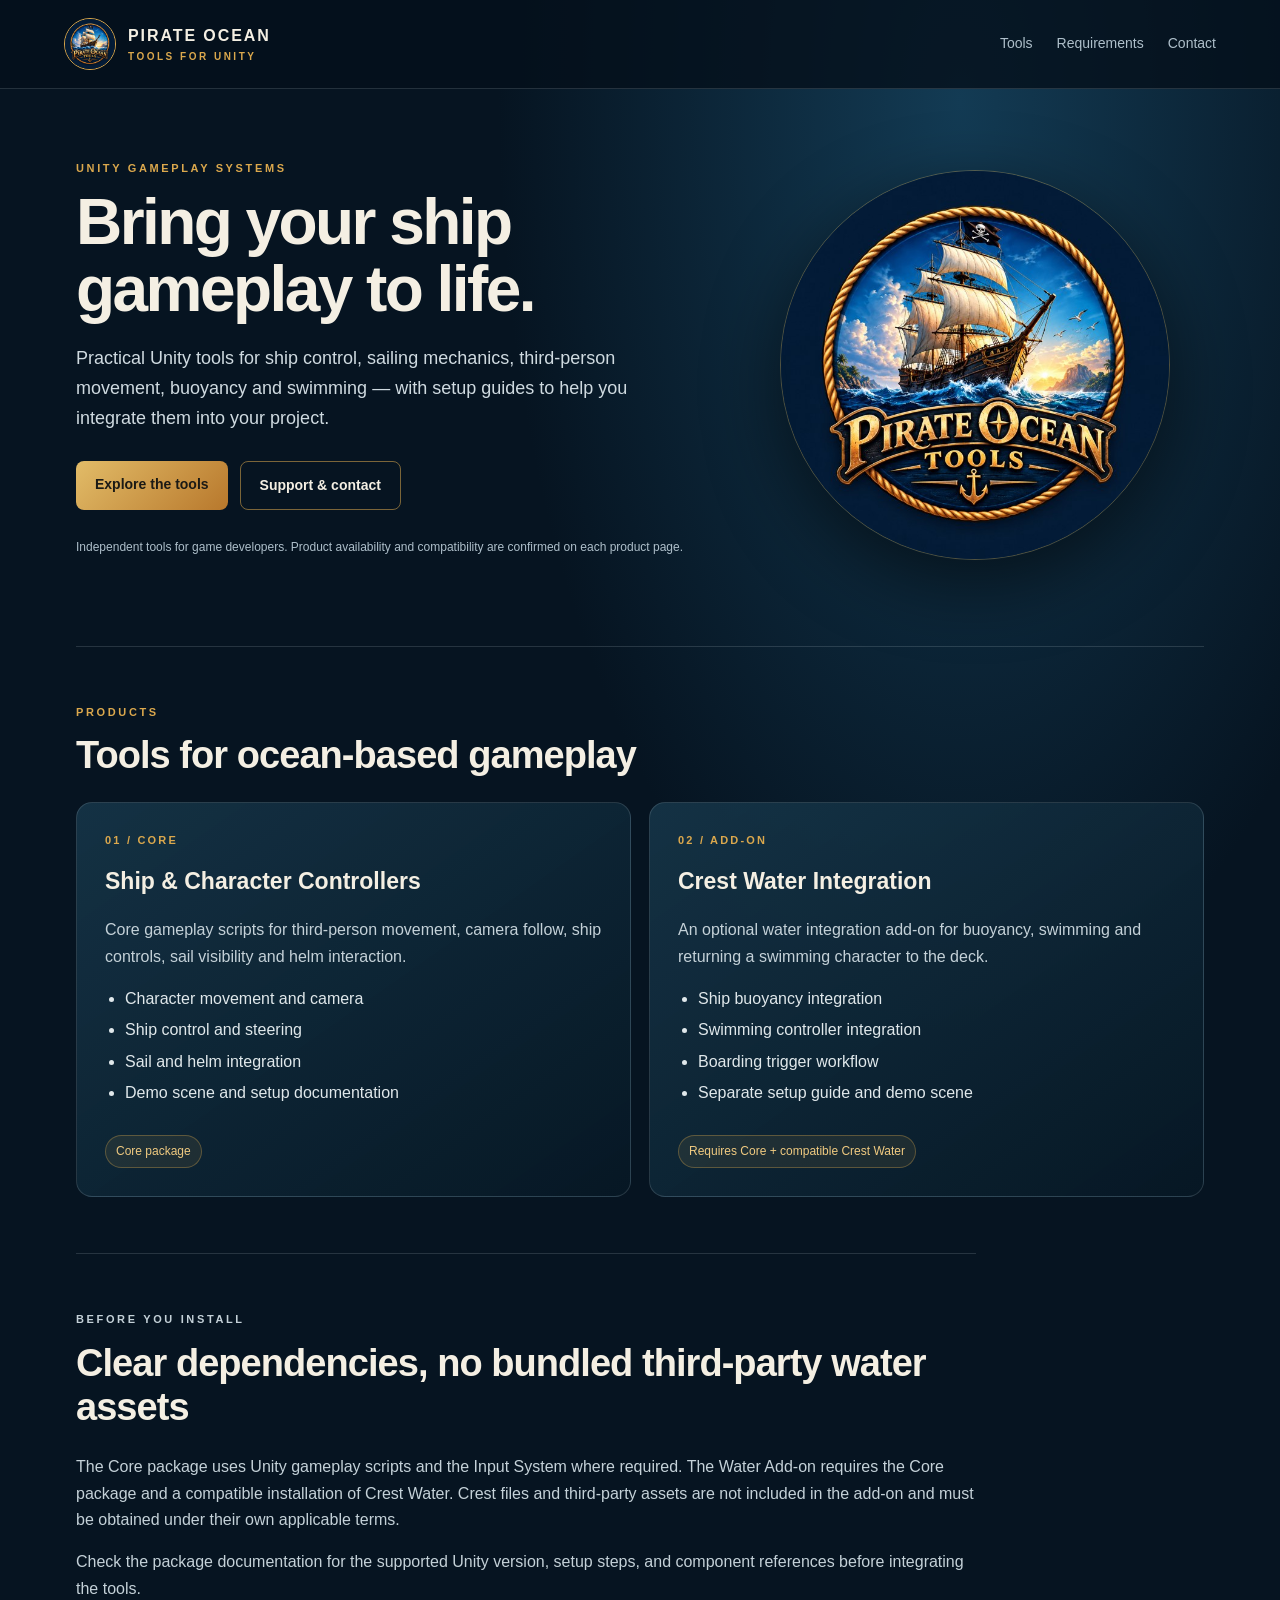
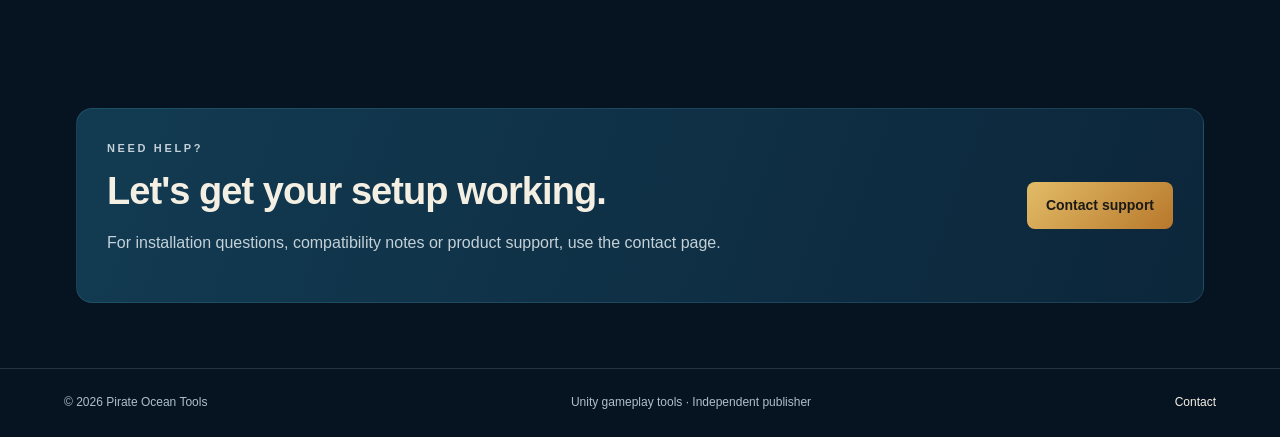
<file: index.html>
<!doctype html>
<html lang="en">
<head>
<meta charset="utf-8"><meta name="viewport" content="width=device-width, initial-scale=1">
<meta name="description" content="Pirate Ocean Tools — Unity gameplay tools for ship control, sailing, third-person movement and water integration.">
<title>Pirate Ocean Tools | Unity Gameplay Tools</title>
<link rel="stylesheet" href="styles.css">
</head>
<body>
<header class="topbar"><a class="brand" href="index.html"><img src="assets/pirate-ocean-tools-logo.jpg" alt="Pirate Ocean Tools logo"><span>PIRATE OCEAN <small>TOOLS FOR UNITY</small></span></a><nav><a href="#tools">Tools</a><a href="#requirements">Requirements</a><a href="contact.html">Contact</a></nav></header>
<main>
<section class="hero"><div class="hero-copy"><p class="eyebrow">UNITY GAMEPLAY SYSTEMS</p><h1>Bring your ship gameplay to life.</h1><p class="lead">Practical Unity tools for ship control, sailing mechanics, third-person movement, buoyancy and swimming — with setup guides to help you integrate them into your project.</p><div class="actions"><a class="button primary" href="#tools">Explore the tools</a><a class="button secondary" href="contact.html">Support & contact</a></div><p class="note">Independent tools for game developers. Product availability and compatibility are confirmed on each product page.</p></div><div class="hero-mark"><img src="assets/pirate-ocean-tools-logo.jpg" alt="Pirate Ocean Tools nautical emblem"></div></section>
<section class="section" id="tools"><p class="eyebrow">PRODUCTS</p><h2>Tools for ocean-based gameplay</h2><div class="cards"><article class="card"><div class="number">01 / CORE</div><h3>Ship & Character Controllers</h3><p>Core gameplay scripts for third-person movement, camera follow, ship controls, sail visibility and helm interaction.</p><ul><li>Character movement and camera</li><li>Ship control and steering</li><li>Sail and helm integration</li><li>Demo scene and setup documentation</li></ul><div class="tag">Core package</div></article><article class="card"><div class="number">02 / ADD-ON</div><h3>Crest Water Integration</h3><p>An optional water integration add-on for buoyancy, swimming and returning a swimming character to the deck.</p><ul><li>Ship buoyancy integration</li><li>Swimming controller integration</li><li>Boarding trigger workflow</li><li>Separate setup guide and demo scene</li></ul><div class="tag">Requires Core + compatible Crest Water</div></article></div></section>
<section class="section requirements" id="requirements"><p class="eyebrow">BEFORE YOU INSTALL</p><h2>Clear dependencies, no bundled third-party water assets</h2><p>The Core package uses Unity gameplay scripts and the Input System where required. The Water Add-on requires the Core package and a compatible installation of Crest Water. Crest files and third-party assets are not included in the add-on and must be obtained under their own applicable terms.</p><p>Check the package documentation for the supported Unity version, setup steps, and component references before integrating the tools.</p></section>
<section class="contact-strip"><div><p class="eyebrow">NEED HELP?</p><h2>Let's get your setup working.</h2><p>For installation questions, compatibility notes or product support, use the contact page.</p></div><a class="button primary" href="contact.html">Contact support</a></section>
</main><footer><span>© <span id="year">2026</span> Pirate Ocean Tools</span><span>Unity gameplay tools · Independent publisher</span><a href="contact.html">Contact</a></footer>
</body></html>
</file>
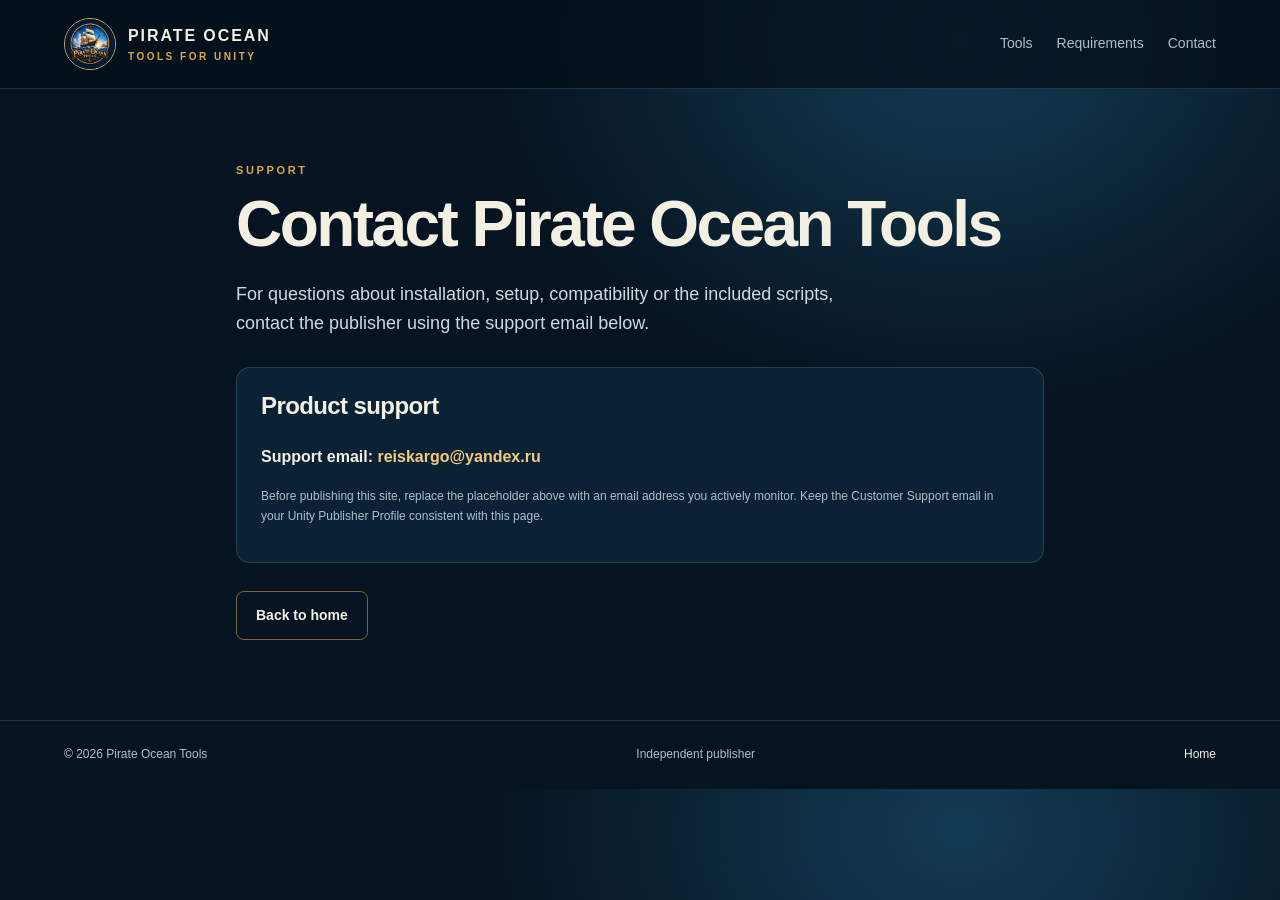
<file: contact.html>
<!doctype html>
<html lang="en"><head><meta charset="utf-8"><meta name="viewport" content="width=device-width, initial-scale=1"><meta name="description" content="Contact and product support for Pirate Ocean Tools."><title>Contact | Pirate Ocean Tools</title><link rel="stylesheet" href="styles.css"></head>
<body><header class="topbar"><a class="brand" href="index.html"><img src="assets/pirate-ocean-tools-logo.jpg" alt="Pirate Ocean Tools logo"><span>PIRATE OCEAN <small>TOOLS FOR UNITY</small></span></a><nav><a href="index.html#tools">Tools</a><a href="index.html#requirements">Requirements</a><a href="contact.html" aria-current="page">Contact</a></nav></header>
<main class="contact-page"><p class="eyebrow">SUPPORT</p><h1>Contact Pirate Ocean Tools</h1><p class="lead">For questions about installation, setup, compatibility or the included scripts, contact the publisher using the support email below.</p><div class="contact-panel"><h2>Product support</h2><p><strong>Support email:</strong> <span class="placeholder">reiskargo@yandex.ru</span></p><p class="small">Before publishing this site, replace the placeholder above with an email address you actively monitor. Keep the Customer Support email in your Unity Publisher Profile consistent with this page.</p></div><p><a class="button secondary" href="index.html">Back to home</a></p></main><footer><span>© 2026 Pirate Ocean Tools</span><span>Independent publisher</span><a href="index.html">Home</a></footer></body></html>
</file>
<file: styles.css>
:root{--navy:#061421;--navy2:#0d2335;--blue:#164967;--cyan:#4cb6cf;--gold:#dba84d;--cream:#f4efe3;--muted:#aebfca;--line:rgba(221,236,242,.15)}*{box-sizing:border-box}html{scroll-behavior:smooth}body{margin:0;background:radial-gradient(ellipse at 75% 5%,#133b54 0,transparent 34%),var(--navy);color:var(--cream);font-family:Inter,Segoe UI,Arial,sans-serif;line-height:1.65}a{color:inherit;text-decoration:none}.topbar{display:flex;align-items:center;justify-content:space-between;gap:24px;padding:18px clamp(20px,5vw,72px);border-bottom:1px solid var(--line);background:rgba(4,16,27,.8)}.brand{display:flex;align-items:center;gap:12px;font-weight:800;letter-spacing:.12em}.brand img{width:52px;height:52px;object-fit:cover;border-radius:50%;border:1px solid var(--gold)}.brand small{display:block;color:var(--gold);font-size:10px;letter-spacing:.25em}.topbar nav{display:flex;gap:24px;color:var(--muted);font-size:14px}.topbar nav a:hover,footer a:hover{color:var(--gold)}main{max-width:1180px;margin:0 auto;padding:0 26px}.hero{display:grid;grid-template-columns:1.15fr .85fr;align-items:center;gap:48px;padding:70px 0 76px}.eyebrow{font-size:11px;font-weight:800;letter-spacing:.24em;color:var(--gold);margin:0 0 12px}.hero h1,.contact-page h1{font-size:clamp(38px,5vw,64px);line-height:1.04;letter-spacing:-.04em;margin:0 0 22px}.lead{color:#cfdae0;font-size:18px;max-width:660px}.actions{display:flex;flex-wrap:wrap;gap:12px;margin:28px 0}.button{display:inline-block;padding:12px 19px;border-radius:8px;font-weight:750;font-size:14px}.primary{background:linear-gradient(135deg,#e2bc68,#b8782c);color:#1b1a15}.secondary{border:1px solid rgba(219,168,77,.55);color:var(--cream)}.button:hover{filter:brightness(1.08)}.note,.small{font-size:12px;color:var(--muted)}.hero-mark{display:flex;justify-content:center}.hero-mark img{width:min(100%,390px);aspect-ratio:1;object-fit:cover;border-radius:50%;box-shadow:0 22px 70px #0008;border:1px solid #dba84d55}.section{padding:56px 0;border-top:1px solid var(--line)}h2{font-size:clamp(27px,3vw,38px);line-height:1.18;margin:0 0 24px;letter-spacing:-.025em}.cards{display:grid;grid-template-columns:repeat(2,minmax(0,1fr));gap:18px}.card{border:1px solid var(--line);background:linear-gradient(145deg,rgba(24,58,78,.78),rgba(7,24,37,.92));padding:28px;border-radius:16px}.number{font-size:11px;color:var(--gold);font-weight:800;letter-spacing:.2em}.card h3{font-size:23px;margin:14px 0 10px}.card p,.requirements p,.contact-strip p{color:#c4d1d8}.card ul{padding-left:20px;color:#e0e8eb}.card li{margin:5px 0}.tag{display:inline-block;margin-top:12px;padding:6px 10px;border-radius:20px;background:#dba84d18;color:#f0ca80;font-size:12px;border:1px solid #dba84d55}.requirements{max-width:900px}.contact-strip{margin:34px 0 65px;padding:30px;border-radius:16px;background:linear-gradient(110deg,#123b52,#0c263a);border:1px solid #69bdd02a;display:flex;align-items:center;justify-content:space-between;gap:28px}.contact-strip h2{margin-bottom:10px}.contact-page{min-height:65vh;padding-top:72px;padding-bottom:64px;max-width:860px}.contact-panel{margin:28px 0;padding:24px;border:1px solid var(--line);border-radius:14px;background:#0b2234}.contact-panel h2{font-size:24px}.placeholder{display:inline-block;color:#f3cb80;font-weight:700;overflow-wrap:anywhere}footer{display:flex;justify-content:space-between;gap:18px;flex-wrap:wrap;padding:24px clamp(20px,5vw,72px);border-top:1px solid var(--line);color:var(--muted);font-size:12px}footer a{color:var(--cream)}@media(max-width:760px){.topbar{align-items:flex-start;flex-direction:column}.topbar nav{gap:16px;flex-wrap:wrap}.hero{grid-template-columns:1fr;padding:46px 0}.hero-mark{grid-row:1}.hero-mark img{width:min(72vw,300px)}.cards{grid-template-columns:1fr}.contact-strip{align-items:flex-start;flex-direction:column}}
</file>
